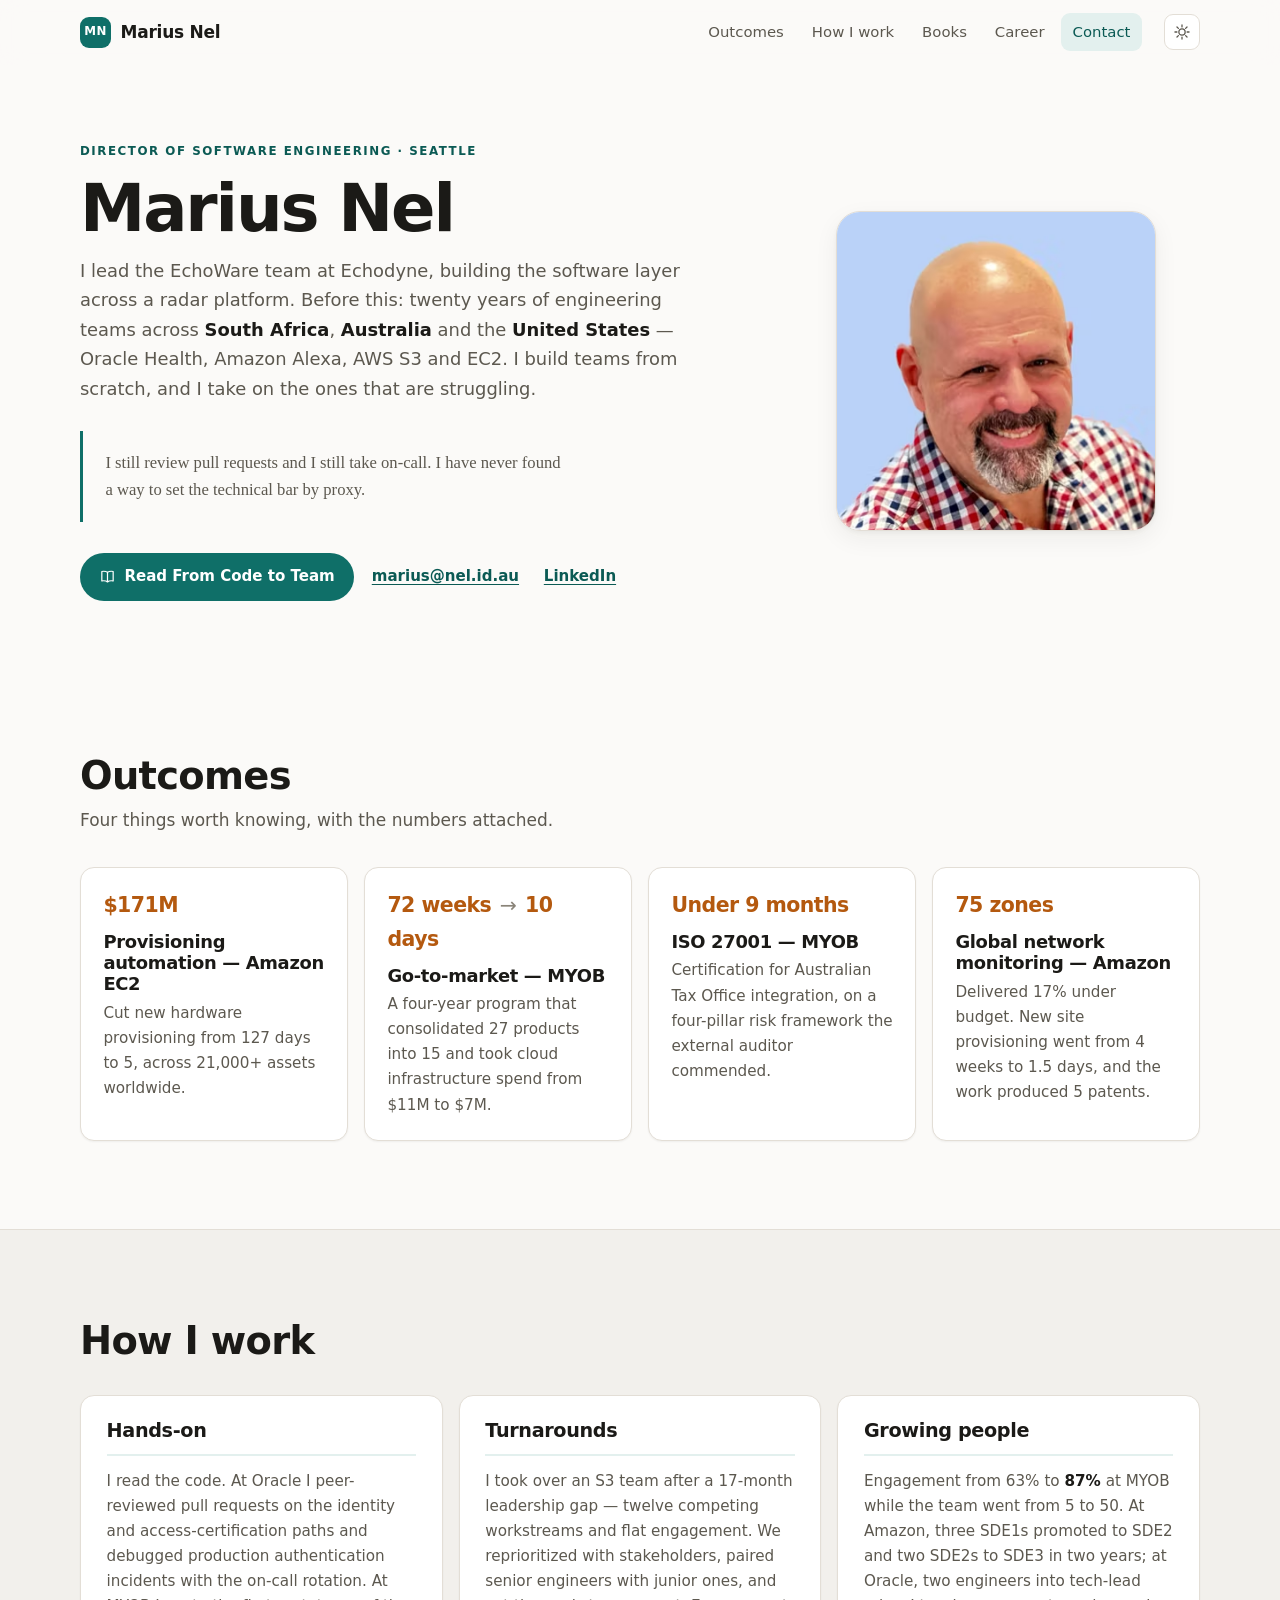
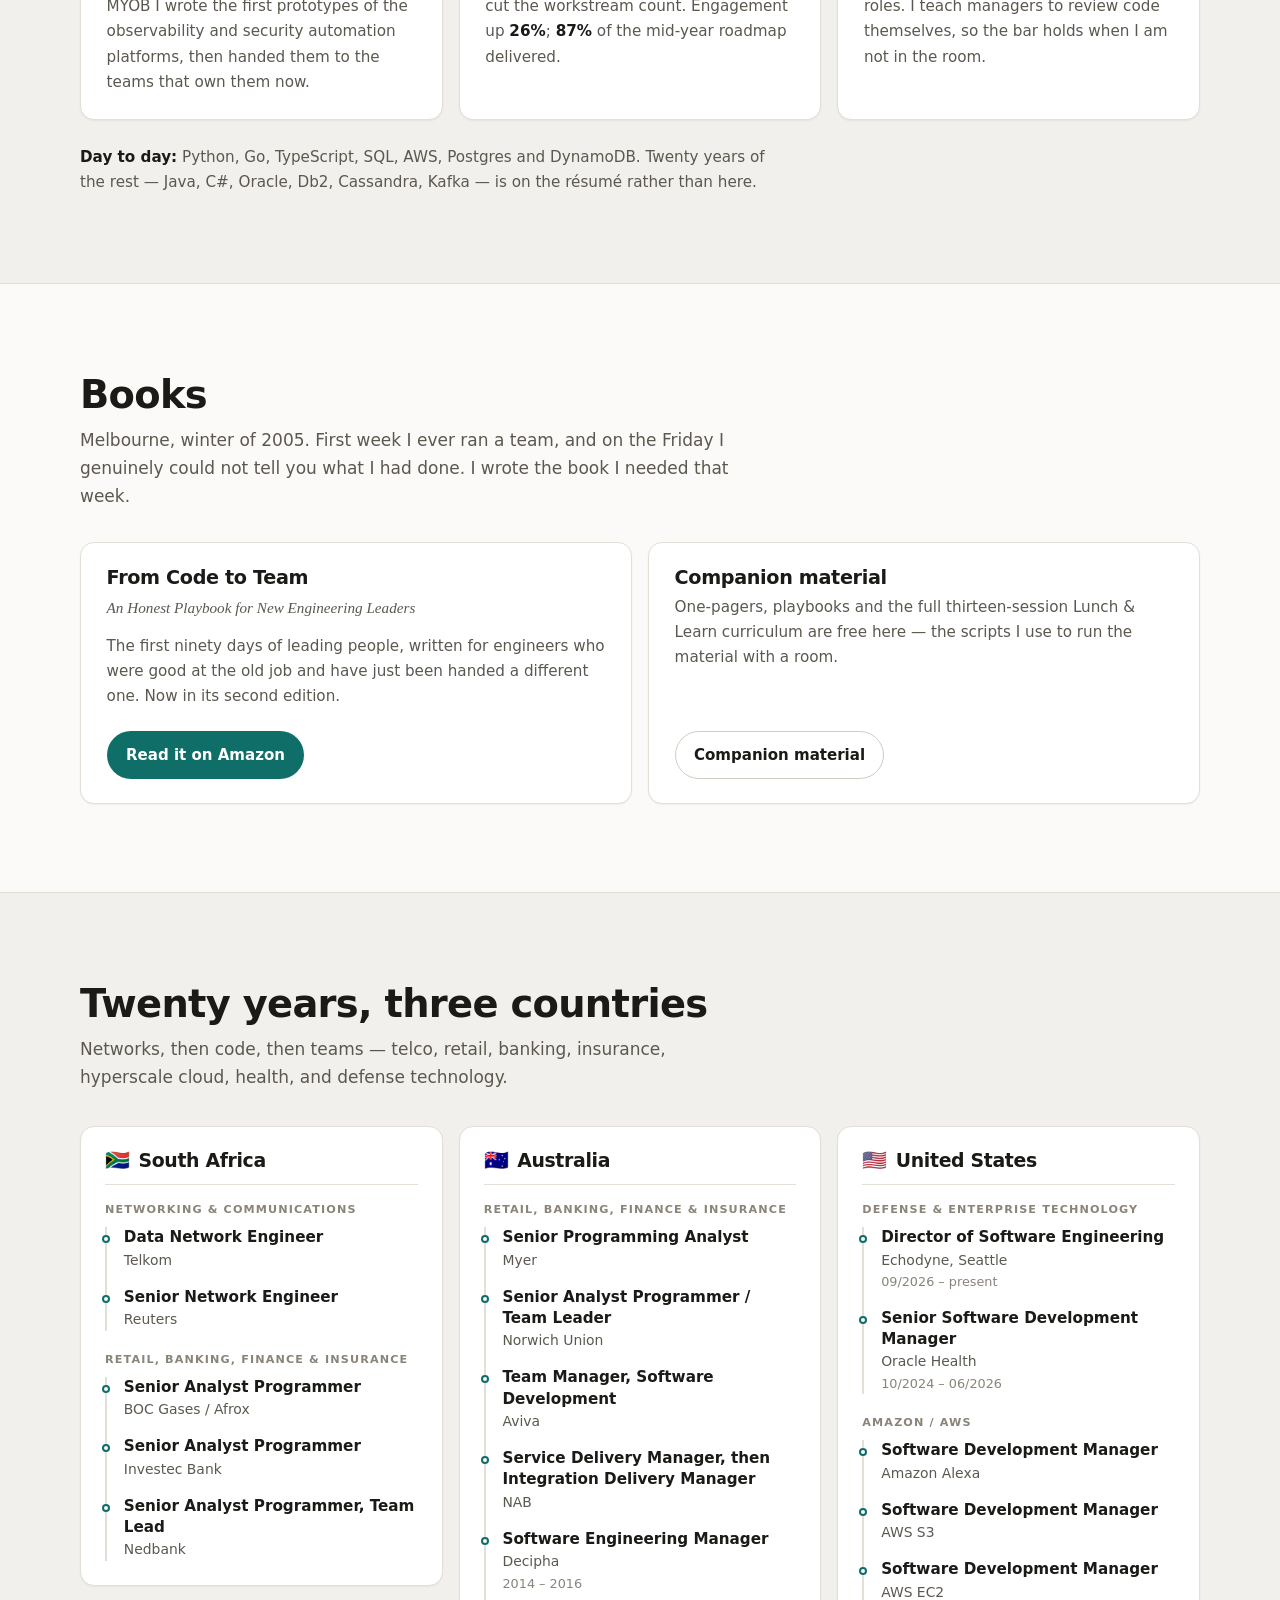
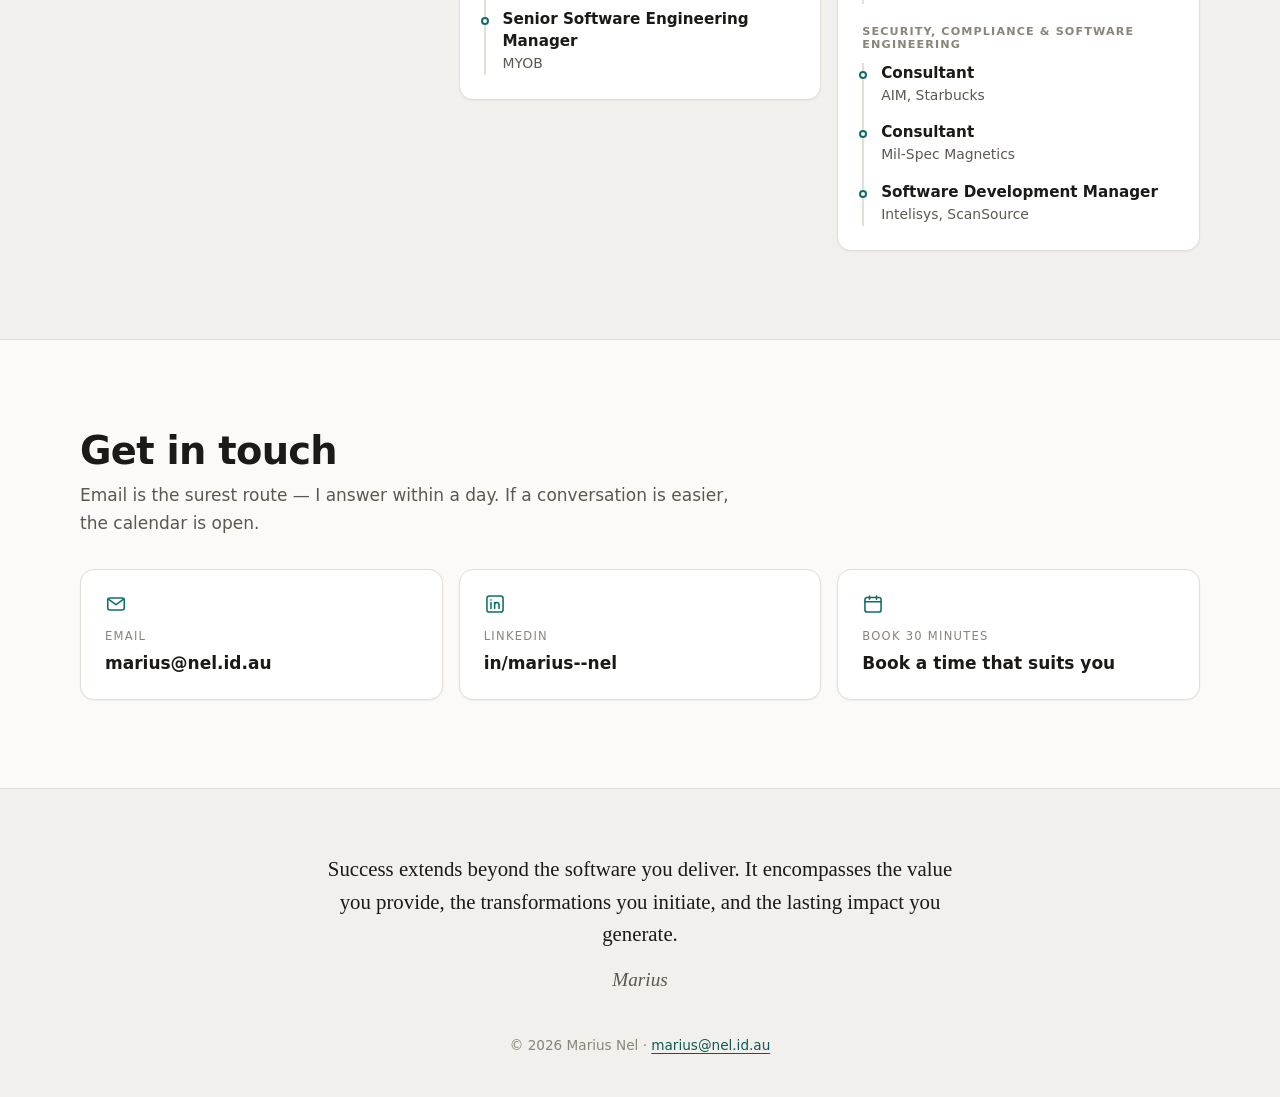
<file: index.html>
<!doctype html>
<html lang="en" data-theme="light">
<head>
<meta charset="utf-8">
<meta name="viewport" content="width=device-width, initial-scale=1">
<title>Marius Nel — Software Engineering Leader, Seattle</title>
<meta name="description" content="Engineering leader in Seattle. Twenty years building teams at Amazon, AWS, Oracle Health and MYOB. Author of From Code to Team, a playbook for new leads.">
<link rel="canonical" href="https://www.marius-nel.com/">

<meta property="og:type" content="profile">
<meta property="og:site_name" content="Marius Nel">
<meta property="og:locale" content="en_US">
<meta property="og:title" content="Marius Nel — Software Engineering Leader">
<meta property="og:description" content="Twenty years and three countries: Amazon, AWS, Oracle Health, MYOB. Now leading engineering at a radar company in Seattle. Still reviewing pull requests.">
<!-- 1200x630 card, not the portrait: LinkedIn and Slack crop to 1.91:1 and a
     1690x1792 portrait loses the face. -->
<meta property="og:image" content="https://www.marius-nel.com/assets/img/og-card.jpg">
<meta property="og:image:width" content="1200">
<meta property="og:image:height" content="630">
<meta property="og:image:alt" content="Marius Nel — Software Engineering Leader. South Africa, Australia, United States. Amazon, AWS, Oracle Health, MYOB.">
<meta property="og:url" content="https://www.marius-nel.com/">
<meta name="twitter:card" content="summary_large_image">
<meta name="twitter:image" content="https://www.marius-nel.com/assets/img/og-card.jpg">

<link rel="icon" href="assets/img/favicon.svg" type="image/svg+xml">
<link rel="apple-touch-icon" href="assets/img/marius-nel.jpg">
<link rel="stylesheet" href="assets/css/site.css">

<!-- Set the theme before first paint so there is no light-to-dark flash. -->
<script>
(function(){try{var t=localStorage.getItem("mn-theme")||(matchMedia("(prefers-color-scheme: dark)").matches?"dark":"light");document.documentElement.setAttribute("data-theme",t);}catch(e){}})();
</script>

<!-- jobTitle names the role, not the employer. No worksFor: the link preview is
     employer-free by decision (NEXAA-47, meta description B), and this would be
     the same disclosure. -->
<script type="application/ld+json">
{
  "@context": "https://schema.org",
  "@type": "Person",
  "name": "Marius Nel",
  "jobTitle": "Director of Software Engineering",
  "email": "mailto:marius@nel.id.au",
  "url": "https://www.marius-nel.com/",
  "image": "https://www.marius-nel.com/assets/img/marius-nel.jpg",
  "sameAs": ["https://www.linkedin.com/in/marius--nel/"],
  "knowsAbout": ["Software Engineering Management", "Cloud Infrastructure", "Service Delivery", "ISO 27001", "Team Building"],
  "alumniOf": [
    {"@type": "Organization", "name": "Amazon"},
    {"@type": "Organization", "name": "Amazon Web Services"},
    {"@type": "Organization", "name": "Oracle Health"},
    {"@type": "Organization", "name": "National Australia Bank"}
  ]
}
</script>
</head>
<body>

<a class="skip-link" href="#main">Skip to content</a>

<header class="site-header">
  <div class="wrap header-inner">
    <a class="brand" href="#top">
      <span class="brand-mark" aria-hidden="true">MN</span>
      <span class="brand-name">Marius Nel</span>
    </a>

    <nav class="nav" id="nav" aria-label="Primary">
      <a href="#outcomes">Outcomes</a>
      <a href="#how">How I work</a>
      <a href="#books">Books</a>
      <a href="#timeline">Career</a>
      <a href="#contact">Contact</a>
    </nav>

    <div class="header-actions">
      <button class="icon-btn" id="theme-toggle" type="button" aria-label="Switch to dark theme" aria-pressed="false">
        <svg class="i-sun" viewBox="0 0 24 24" width="18" height="18" aria-hidden="true"><circle cx="12" cy="12" r="4.2"/><g><path d="M12 2.6v2.6M12 18.8v2.6M2.6 12h2.6M18.8 12h2.6M5.3 5.3l1.9 1.9M16.8 16.8l1.9 1.9M18.7 5.3l-1.9 1.9M7.2 16.8l-1.9 1.9"/></g></svg>
        <svg class="i-moon" viewBox="0 0 24 24" width="18" height="18" aria-hidden="true"><path d="M20 14.4A8.6 8.6 0 1 1 9.6 4a7 7 0 0 0 10.4 10.4Z"/></svg>
      </button>
      <button class="icon-btn nav-toggle" id="nav-toggle" type="button" aria-label="Open menu" aria-expanded="false" aria-controls="nav">
        <svg viewBox="0 0 24 24" width="18" height="18" aria-hidden="true"><path d="M4 7h16M4 12h16M4 17h16"/></svg>
      </button>
    </div>
  </div>
</header>

<main id="main">

  <!-- ───────────────────────── Hero ───────────────────────── -->
  <section class="hero" id="top">
    <div class="wrap hero-grid">
      <div class="hero-copy">
        <p class="eyebrow">Director of Software Engineering · Seattle</p>
        <h1>Marius&nbsp;Nel</h1>
        <p class="lede">
          I lead the EchoWare team at Echodyne, building the software layer across a radar platform.
          Before this: twenty years of engineering teams across <strong>South Africa</strong>,
          <strong>Australia</strong> and the <strong>United States</strong> — Oracle Health, Amazon Alexa,
          AWS S3 and EC2. I build teams from scratch, and I take on the ones that are struggling.
        </p>

        <blockquote class="pull">
          <p>I still review pull requests and I still take on-call. I have never found a way to set the technical bar by proxy.</p>
        </blockquote>

        <div class="cta-row">
          <a class="btn btn-primary" href="https://www.amazon.com/dp/B0HG67BG7Z" target="_blank" rel="noopener">
            <svg viewBox="0 0 24 24" width="17" height="17" aria-hidden="true"><path d="M12 6.2C10.6 5 8.9 4.6 6.6 4.6c-1 0-1.9.1-2.6.3v13.4c.7-.2 1.6-.3 2.6-.3 2.3 0 4 .5 5.4 1.7M12 6.2c1.4-1.2 3.1-1.6 5.4-1.6 1 0 1.9.1 2.6.3v13.4c-.7-.2-1.6-.3-2.6-.3-2.3 0-4 .5-5.4 1.7M12 6.2v13.5"/></svg>
            Read From Code to Team
          </a>
          <a class="cta-link" href="mailto:marius@nel.id.au">marius@nel.id.au</a>
          <a class="cta-link" href="https://www.linkedin.com/in/marius--nel/" target="_blank" rel="noopener">LinkedIn</a>
        </div>
      </div>

      <figure class="hero-figure">
        <!-- Rendered at 180px (phone) / 320px (desktop) CSS px, so 360 and 640 cover 2x screens.
             The full 848x900 original stays for the JSON-LD image and apple-touch-icon. -->
        <picture>
          <source type="image/avif"
                  srcset="assets/img/marius-nel-360.avif 360w, assets/img/marius-nel-640.avif 640w"
                  sizes="(max-width: 860px) min(180px, 45vw), 320px">
          <img src="assets/img/marius-nel-640.jpg"
               srcset="assets/img/marius-nel-360.jpg 360w, assets/img/marius-nel-640.jpg 640w"
               sizes="(max-width: 860px) min(180px, 45vw), 320px"
               alt="Portrait of Marius Nel" width="640" height="679" fetchpriority="high" decoding="async">
        </picture>
      </figure>
    </div>
  </section>

  <!-- ───────────────────────── Outcomes ───────────────────────── -->
  <section class="section" id="outcomes" aria-labelledby="outcomes-h">
    <div class="wrap">
      <h2 id="outcomes-h">Outcomes</h2>
      <p class="section-lede">Four things worth knowing, with the numbers attached.</p>

      <ul class="cards" role="list">
        <li class="card">
          <p class="stat">$171M</p>
          <h3>Provisioning automation — Amazon EC2</h3>
          <p>Cut new hardware provisioning from 127 days to 5, across 21,000+ assets worldwide.</p>
        </li>
        <li class="card">
          <p class="stat">72 weeks <span class="arrow" aria-label="reduced to">→</span> 10 days</p>
          <h3>Go-to-market — MYOB</h3>
          <p>A four-year program that consolidated 27 products into 15 and took cloud infrastructure spend from $11M to $7M.</p>
        </li>
        <li class="card">
          <p class="stat">Under 9 months</p>
          <h3>ISO 27001 — MYOB</h3>
          <p>Certification for Australian Tax Office integration, on a four-pillar risk framework the external auditor commended.</p>
        </li>
        <li class="card">
          <p class="stat">75 zones</p>
          <h3>Global network monitoring — Amazon</h3>
          <p>Delivered 17% under budget. New site provisioning went from 4 weeks to 1.5 days, and the work produced 5 patents.</p>
        </li>
      </ul>
    </div>
  </section>

  <!-- ───────────────────────── How I work ───────────────────────── -->
  <!-- Fold condition (NEXAA-53): at 1280x800 cold load the pull quote and the
       book button must both be above the fold. If Books pushes them below it,
       this section is the one that goes — cut it before touching Books. -->
  <section class="section section-alt" id="how" aria-labelledby="how-h">
    <div class="wrap">
      <h2 id="how-h">How I work</h2>

      <div class="skill-grid">
        <article class="skill">
          <h3>Hands-on</h3>
          <p>I read the code. At Oracle I peer-reviewed pull requests on the identity and access-certification paths and debugged production authentication incidents with the on-call rotation. At MYOB I wrote the first prototypes of the observability and security automation platforms, then handed them to the teams that own them now.</p>
        </article>

        <article class="skill">
          <h3>Turnarounds</h3>
          <p>I took over an S3 team after a 17-month leadership gap — twelve competing workstreams and flat engagement. We reprioritized with stakeholders, paired senior engineers with junior ones, and cut the workstream count. Engagement up <strong>26%</strong>; <strong>87%</strong> of the mid-year roadmap delivered.</p>
        </article>

        <article class="skill">
          <h3>Growing people</h3>
          <p>Engagement from 63% to <strong>87%</strong> at MYOB while the team went from 5 to 50. At Amazon, three SDE1s promoted to SDE2 and two SDE2s to SDE3 in two years; at Oracle, two engineers into tech-lead roles. I teach managers to review code themselves, so the bar holds when I am not in the room.</p>
        </article>
      </div>

      <p class="tech-line"><strong>Day to day:</strong> Python, Go, TypeScript, SQL, AWS, Postgres and DynamoDB. Twenty years of the rest — Java, C#, Oracle, Db2, Cassandra, Kafka — is on the résumé rather than here.</p>
    </div>
  </section>

  <!-- ───────────────────────── Books ───────────────────────── -->
  <!-- Book 1 only: it is the one that is published (NEXAA-47). The companion
       material has its own page on this site at /books/ (NEXAA-114); the Notion
       sub-pages it links to stay on notion.site until phase 2 ports them. -->
  <section class="section" id="books" aria-labelledby="books-h">
    <div class="wrap">
      <h2 id="books-h">Books</h2>
      <p class="section-lede">Melbourne, winter of 2005. First week I ever ran a team, and on the Friday I genuinely could not tell you what I had done. I wrote the book I needed that week.</p>

      <div class="books-grid">
        <article class="book">
          <h3>From Code to Team</h3>
          <p class="book-sub">An Honest Playbook for New Engineering Leaders</p>
          <p>The first ninety days of leading people, written for engineers who were good at the old job and have just been handed a different one. Now in its second edition.</p>
          <a class="btn btn-primary" href="https://www.amazon.com/dp/B0HG67BG7Z" target="_blank" rel="noopener">Read it on Amazon</a>
        </article>

        <article class="book">
          <h3>Companion material</h3>
          <p>One-pagers, playbooks and the full thirteen-session Lunch &amp; Learn curriculum are free here — the scripts I use to run the material with a room.</p>
          <a class="btn btn-ghost" href="books/">Companion material</a>
        </article>
      </div>
    </div>
  </section>

  <!-- ─────────────────────── Career timeline ─────────────────────── -->
  <section class="section section-alt" id="timeline" aria-labelledby="timeline-h">
    <div class="wrap">
      <h2 id="timeline-h">Twenty years, three countries</h2>
      <p class="section-lede">Networks, then code, then teams — telco, retail, banking, insurance, hyperscale cloud, health, and defense technology.</p>

      <div class="timeline">

        <section class="era" aria-labelledby="era-za">
          <h3 class="era-title" id="era-za"><span class="flag" aria-hidden="true">🇿🇦</span> South Africa</h3>

          <div class="era-group">
            <h4>Networking &amp; Communications</h4>
            <ul role="list">
              <li><span class="role">Data Network Engineer</span><span class="org">Telkom</span></li>
              <li><span class="role">Senior Network Engineer</span><span class="org">Reuters</span></li>
            </ul>
          </div>

          <div class="era-group">
            <h4>Retail, Banking, Finance &amp; Insurance</h4>
            <ul role="list">
              <li><span class="role">Senior Analyst Programmer</span><span class="org">BOC Gases / Afrox</span></li>
              <li><span class="role">Senior Analyst Programmer</span><span class="org">Investec Bank</span></li>
              <li><span class="role">Senior Analyst Programmer, Team Lead</span><span class="org">Nedbank</span></li>
            </ul>
          </div>
        </section>

        <section class="era" aria-labelledby="era-au">
          <h3 class="era-title" id="era-au"><span class="flag" aria-hidden="true">🇦🇺</span> Australia</h3>

          <div class="era-group">
            <h4>Retail, Banking, Finance &amp; Insurance</h4>
            <ul role="list">
              <li><span class="role">Senior Programming Analyst</span><span class="org">Myer</span></li>
              <li><span class="role">Senior Analyst Programmer / Team Leader</span><span class="org">Norwich Union</span></li>
              <li><span class="role">Team Manager, Software Development</span><span class="org">Aviva</span></li>
              <li><span class="role">Service Delivery Manager, then Integration Delivery Manager</span><span class="org">NAB</span></li>
              <li><span class="role">Software Engineering Manager</span><span class="org">Decipha</span><span class="when">2014 – 2016</span></li>
              <li><span class="role">Senior Software Engineering Manager</span><span class="org">MYOB</span></li>
            </ul>
          </div>
        </section>

        <section class="era" aria-labelledby="era-us">
          <h3 class="era-title" id="era-us"><span class="flag" aria-hidden="true">🇺🇸</span> United States</h3>

          <!-- Current role leads the section, dated. The gap between Oracle
               Health and Echodyne is deliberate: no entry covers it (NEXAA-47). -->
          <div class="era-group">
            <h4>Defense &amp; Enterprise Technology</h4>
            <ul role="list">
              <li><span class="role">Director of Software Engineering</span><span class="org">Echodyne, Seattle</span><span class="when">09/2026 – present</span></li>
              <li><span class="role">Senior Software Development Manager</span><span class="org">Oracle Health</span><span class="when">10/2024 – 06/2026</span></li>
            </ul>
          </div>

          <div class="era-group">
            <h4>Amazon / AWS</h4>
            <ul role="list">
              <li><span class="role">Software Development Manager</span><span class="org">Amazon Alexa</span></li>
              <li><span class="role">Software Development Manager</span><span class="org">AWS S3</span></li>
              <li><span class="role">Software Development Manager</span><span class="org">AWS EC2</span></li>
            </ul>
          </div>

          <div class="era-group">
            <h4>Security, Compliance &amp; Software Engineering</h4>
            <ul role="list">
              <li><span class="role">Consultant</span><span class="org">AIM, Starbucks</span></li>
              <li><span class="role">Consultant</span><span class="org">Mil-Spec Magnetics</span></li>
              <li><span class="role">Software Development Manager</span><span class="org">Intelisys, ScanSource</span></li>
            </ul>
          </div>
        </section>

      </div>
    </div>
  </section>

  <!-- ───────────────────────── Contact ───────────────────────── -->
  <section class="section" id="contact" aria-labelledby="contact-h">
    <div class="wrap">
      <h2 id="contact-h">Get in touch</h2>
      <p class="section-lede">Email is the surest route — I answer within a day. If a conversation is easier, the calendar is open.</p>

      <div class="contact-grid">
        <a class="contact-card" href="mailto:marius@nel.id.au">
          <svg viewBox="0 0 24 24" width="22" height="22" aria-hidden="true"><rect x="3" y="5.4" width="18" height="13.2" rx="2.2"/><path d="m3.6 6.6 8.4 6 8.4-6"/></svg>
          <span class="contact-label">Email</span>
          <span class="contact-value">marius@nel.id.au</span>
        </a>

        <a class="contact-card" href="https://www.linkedin.com/in/marius--nel/" target="_blank" rel="noopener">
          <svg viewBox="0 0 24 24" width="22" height="22" aria-hidden="true"><rect x="3.2" y="3.2" width="17.6" height="17.6" rx="2.6"/><path d="M7.6 10.4v6.4M7.6 7.5v.05M11.6 16.8v-6.4M11.6 13.1c0-1.6 1-2.7 2.4-2.7s2.4 1 2.4 2.7v3.7"/></svg>
          <span class="contact-label">LinkedIn</span>
          <span class="contact-value">in/marius--nel</span>
        </a>

        <a class="contact-card" href="https://calendar.notion.so/meet/mariusnel/meet" target="_blank" rel="noopener">
          <svg viewBox="0 0 24 24" width="22" height="22" aria-hidden="true"><rect x="3.2" y="5" width="17.6" height="15.8" rx="2.4"/><path d="M3.2 9.6h17.6M8.2 3.2v3.6M15.8 3.2v3.6"/></svg>
          <span class="contact-label">Book 30 minutes</span>
          <span class="contact-value">Book a time that suits you</span>
        </a>
      </div>
    </div>
  </section>

</main>

<footer class="site-footer">
  <div class="wrap">
    <blockquote class="signoff">
      <p>Success extends beyond the software you deliver. It encompasses the value you provide, the transformations you initiate, and the lasting impact you generate.</p>
      <footer class="signature">Marius</footer>
    </blockquote>
    <p class="colophon">© <span id="year">2026</span> Marius Nel · <a href="mailto:marius@nel.id.au">marius@nel.id.au</a></p>
  </div>
</footer>

<script src="assets/js/site.js"></script>
</body>
</html>
</file>
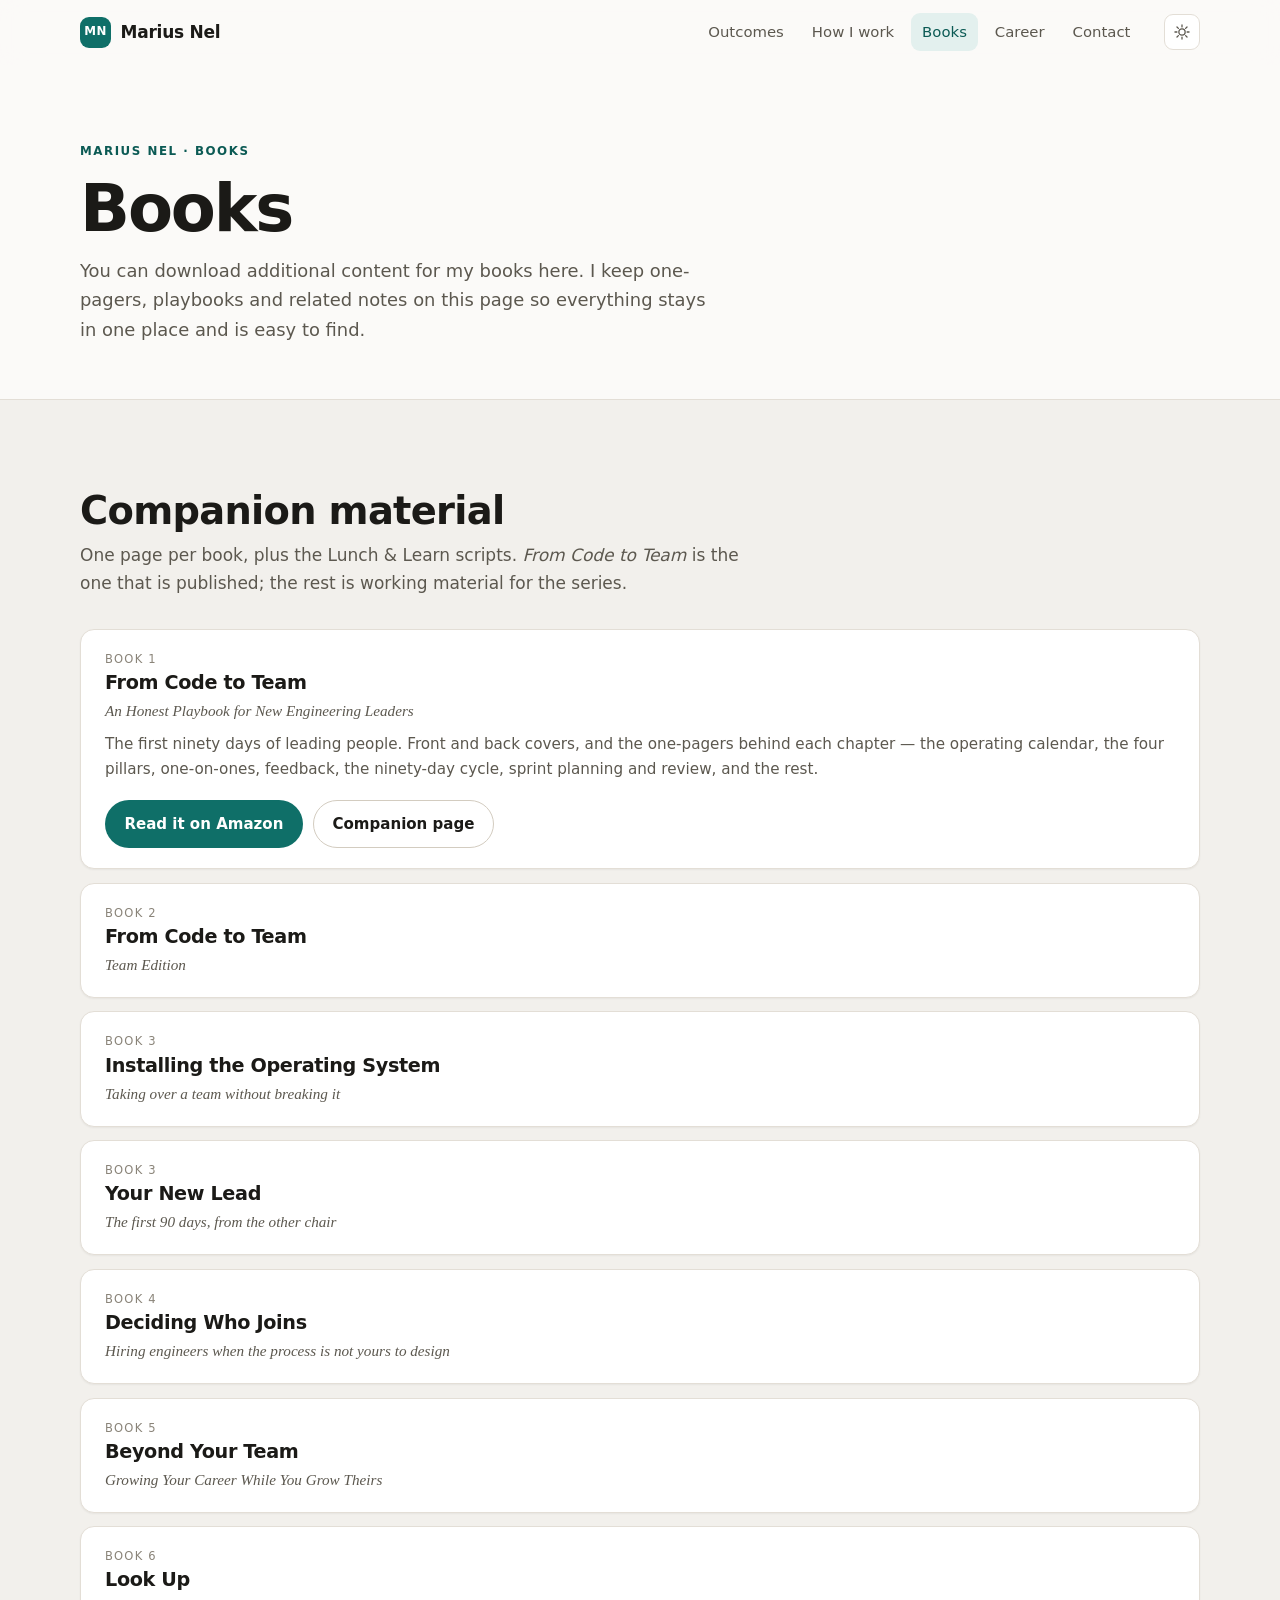
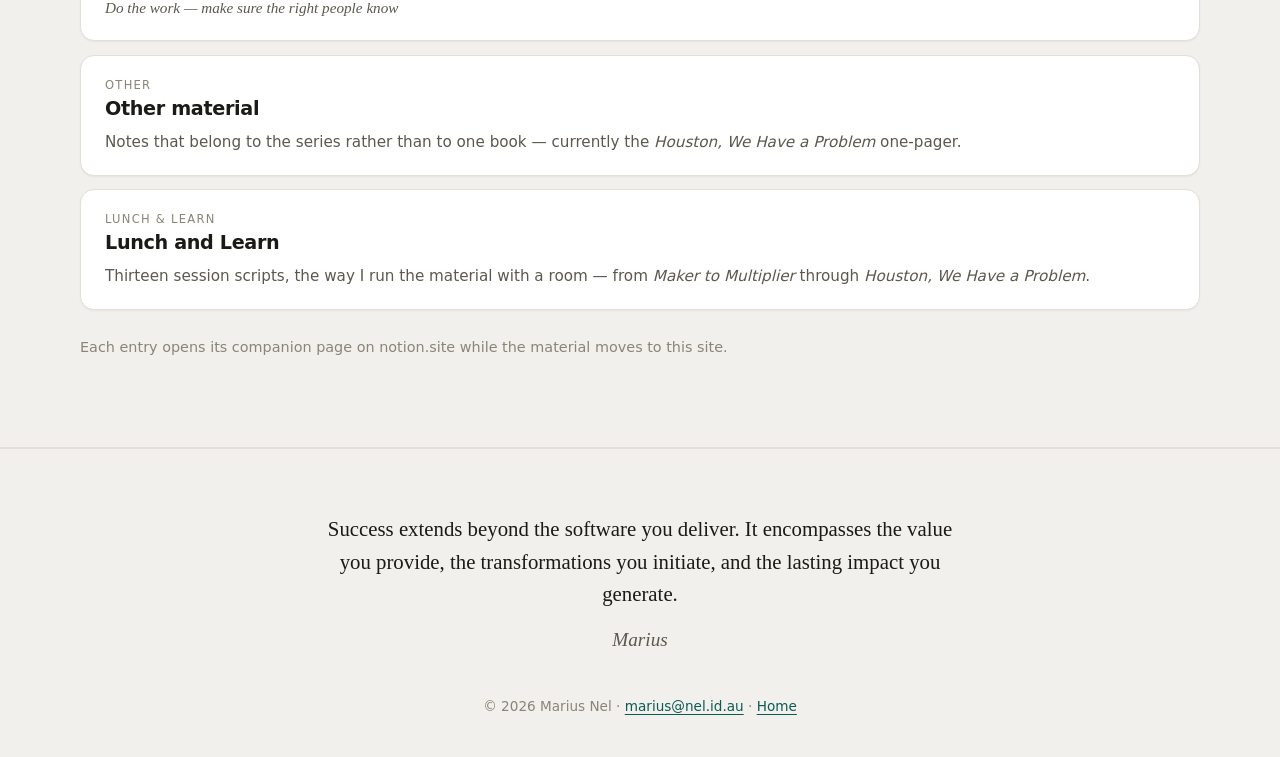
<file: books/index.html>
<!doctype html>
<html lang="en" data-theme="light">
<head>
<meta charset="utf-8">
<meta name="viewport" content="width=device-width, initial-scale=1">
<title>Books by Marius Nel — From Code to Team and companion material</title>
<meta name="description" content="Companion material for From Code to Team by Marius Nel: one-pagers, playbooks and the thirteen-session Lunch & Learn curriculum, free to download.">
<link rel="canonical" href="https://www.marius-nel.com/books/">

<meta property="og:type" content="website">
<meta property="og:site_name" content="Marius Nel">
<meta property="og:locale" content="en_US">
<meta property="og:title" content="Books by Marius Nel — From Code to Team">
<meta property="og:description" content="One-pagers, playbooks and the thirteen-session Lunch & Learn curriculum that go with From Code to Team, an honest playbook for new engineering leaders.">
<meta property="og:image" content="https://www.marius-nel.com/assets/img/og-card.jpg">
<meta property="og:image:width" content="1200">
<meta property="og:image:height" content="630">
<meta property="og:image:alt" content="Marius Nel — Software Engineering Leader. South Africa, Australia, United States. Amazon, AWS, Oracle Health, MYOB.">
<meta property="og:url" content="https://www.marius-nel.com/books/">
<meta name="twitter:card" content="summary_large_image">
<meta name="twitter:image" content="https://www.marius-nel.com/assets/img/og-card.jpg">

<link rel="icon" href="../assets/img/favicon.svg" type="image/svg+xml">
<link rel="apple-touch-icon" href="../assets/img/marius-nel.jpg">
<link rel="stylesheet" href="../assets/css/site.css">

<!-- Set the theme before first paint so there is no light-to-dark flash. -->
<script>
(function(){try{var t=localStorage.getItem("mn-theme")||(matchMedia("(prefers-color-scheme: dark)").matches?"dark":"light");document.documentElement.setAttribute("data-theme",t);}catch(e){}})();
</script>

<!-- Book 1 only: it is the one that is published (NEXAA-47). -->
<script type="application/ld+json">
{
  "@context": "https://schema.org",
  "@type": "Book",
  "name": "From Code to Team — An Honest Playbook for New Engineering Leaders",
  "bookEdition": "Second edition",
  "url": "https://www.amazon.com/dp/B0HG67BG7Z",
  "author": {
    "@type": "Person",
    "name": "Marius Nel",
    "url": "https://www.marius-nel.com/"
  }
}
</script>
</head>
<body>

<a class="skip-link" href="#main">Skip to content</a>

<header class="site-header">
  <div class="wrap header-inner">
    <a class="brand" href="../">
      <span class="brand-mark" aria-hidden="true">MN</span>
      <span class="brand-name">Marius Nel</span>
    </a>

    <nav class="nav" id="nav" aria-label="Primary">
      <a href="../#outcomes">Outcomes</a>
      <a href="../#how">How I work</a>
      <a href="./" class="is-active" aria-current="page">Books</a>
      <a href="../#timeline">Career</a>
      <a href="../#contact">Contact</a>
    </nav>

    <div class="header-actions">
      <button class="icon-btn" id="theme-toggle" type="button" aria-label="Switch to dark theme" aria-pressed="false">
        <svg class="i-sun" viewBox="0 0 24 24" width="18" height="18" aria-hidden="true"><circle cx="12" cy="12" r="4.2"/><g><path d="M12 2.6v2.6M12 18.8v2.6M2.6 12h2.6M18.8 12h2.6M5.3 5.3l1.9 1.9M16.8 16.8l1.9 1.9M18.7 5.3l-1.9 1.9M7.2 16.8l-1.9 1.9"/></g></svg>
        <svg class="i-moon" viewBox="0 0 24 24" width="18" height="18" aria-hidden="true"><path d="M20 14.4A8.6 8.6 0 1 1 9.6 4a7 7 0 0 0 10.4 10.4Z"/></svg>
      </button>
      <button class="icon-btn nav-toggle" id="nav-toggle" type="button" aria-label="Open menu" aria-expanded="false" aria-controls="nav">
        <svg viewBox="0 0 24 24" width="18" height="18" aria-hidden="true"><path d="M4 7h16M4 12h16M4 17h16"/></svg>
      </button>
    </div>
  </div>
</header>

<main id="main">

  <!-- ───────────────────────── Books index ───────────────────────── -->
  <!-- Phase 1 (NEXAA-114): the index lives here; each entry still opens its
       Notion sub-page at nel-id-au.notion.site until phase 2 ports the
       attachments into this repo under /books/<slug>/. The order, numbering and
       titles are carried from Notion as-is — including the two "Book 3"s, which
       are flagged to Marius rather than renumbered here. -->
  <section class="hero books-hero" id="top">
    <div class="wrap">
      <p class="eyebrow">Marius Nel · Books</p>
      <h1>Books</h1>
      <p class="lede">You can download additional content for my books here. I keep one-pagers, playbooks and related notes on this page so everything stays in one place and is easy to find.</p>
    </div>
  </section>

  <section class="section section-alt" id="companion" aria-labelledby="companion-h">
    <div class="wrap">
      <h2 id="companion-h">Companion material</h2>
      <p class="section-lede">One page per book, plus the Lunch &amp; Learn scripts. <em>From Code to Team</em> is the one that is published; the rest is working material for the series.</p>

      <ol class="book-list" role="list">
        <li class="book-entry">
          <p class="book-num">Book 1</p>
          <h3><a href="https://nel-id-au.notion.site/3c5a3189063f80a09fb7de405943c5dc" rel="noopener">From Code to Team</a></h3>
          <p class="book-sub">An Honest Playbook for New Engineering Leaders</p>
          <p>The first ninety days of leading people. Front and back covers, and the one-pagers behind each chapter — the operating calendar, the four pillars, one-on-ones, feedback, the ninety-day cycle, sprint planning and review, and the rest.</p>
          <p class="book-links">
            <a class="btn btn-primary" href="https://www.amazon.com/dp/B0HG67BG7Z" target="_blank" rel="noopener">Read it on Amazon</a>
            <a class="btn btn-ghost" href="https://nel-id-au.notion.site/3c5a3189063f80a09fb7de405943c5dc" rel="noopener">Companion page</a>
          </p>
        </li>

        <li class="book-entry">
          <p class="book-num">Book 2</p>
          <h3><a href="https://nel-id-au.notion.site/3cda3189063f80089ce2d3f88f93b71a" rel="noopener">From Code to Team</a></h3>
          <p class="book-sub">Team Edition</p>
        </li>

        <li class="book-entry">
          <p class="book-num">Book 3</p>
          <h3><a href="https://nel-id-au.notion.site/3cba3189063f80f2b232cecd016c0fbe" rel="noopener">Installing the Operating System</a></h3>
          <p class="book-sub">Taking over a team without breaking it</p>
        </li>

        <li class="book-entry">
          <p class="book-num">Book 3</p>
          <h3><a href="https://nel-id-au.notion.site/3d4a3189063f80e58955e7682870e213" rel="noopener">Your New Lead</a></h3>
          <p class="book-sub">The first 90 days, from the other chair</p>
        </li>

        <li class="book-entry">
          <p class="book-num">Book 4</p>
          <h3><a href="https://nel-id-au.notion.site/3cca3189063f80b1adaad77a268e1f5e" rel="noopener">Deciding Who Joins</a></h3>
          <p class="book-sub">Hiring engineers when the process is not yours to design</p>
        </li>

        <li class="book-entry">
          <p class="book-num">Book 5</p>
          <h3><a href="https://nel-id-au.notion.site/3cda3189063f8060b949cbe07a252807" rel="noopener">Beyond Your Team</a></h3>
          <p class="book-sub">Growing Your Career While You Grow Theirs</p>
        </li>

        <li class="book-entry">
          <p class="book-num">Book 6</p>
          <h3><a href="https://nel-id-au.notion.site/3cea3189063f80f7a609d5fed0ad3a89" rel="noopener">Look Up</a></h3>
          <p class="book-sub">Do the work — make sure the right people know</p>
        </li>

        <li class="book-entry">
          <p class="book-num">Other</p>
          <h3><a href="https://nel-id-au.notion.site/3cca3189063f8033b371e690ea1cd357" rel="noopener">Other material</a></h3>
          <p>Notes that belong to the series rather than to one book — currently the <em>Houston, We Have a Problem</em> one-pager.</p>
        </li>

        <li class="book-entry">
          <p class="book-num">Lunch &amp; Learn</p>
          <h3><a href="https://nel-id-au.notion.site/3dda3189063f80d4afc7f2d596004017" rel="noopener">Lunch and Learn</a></h3>
          <p>Thirteen session scripts, the way I run the material with a room — from <em>Maker to Multiplier</em> through <em>Houston, We Have a Problem</em>.</p>
        </li>
      </ol>

      <p class="book-note">Each entry opens its companion page on notion.site while the material moves to this site.</p>
    </div>
  </section>

</main>

<footer class="site-footer">
  <div class="wrap">
    <blockquote class="signoff">
      <p>Success extends beyond the software you deliver. It encompasses the value you provide, the transformations you initiate, and the lasting impact you generate.</p>
      <footer class="signature">Marius</footer>
    </blockquote>
    <p class="colophon">© <span id="year">2026</span> Marius Nel · <a href="mailto:marius@nel.id.au">marius@nel.id.au</a> · <a href="../">Home</a></p>
  </div>
</footer>

<script src="../assets/js/site.js"></script>
</body>
</html>
</file>
<file: assets/css/site.css>
/* ============================================================
   Marius Nel — site styles
   Light-first, dark theme via [data-theme="dark"]. No build step.
   ============================================================ */

:root {
  --bg:          #fbfaf8;
  --bg-alt:      #f2f0ec;
  --surface:     #ffffff;
  --border:      #e3ded6;
  --border-firm: #d3ccc0;

  --text:        #1b1a17;
  --text-muted:  #5c584f;
  --text-faint:  #8a8479;

  --accent:      #0f6f68;
  --accent-soft: #e3f0ee;
  --accent-text: #0b5a54;
  --warm:        #b4590f;

  --shadow-sm: 0 1px 2px rgba(27, 26, 23, .05);
  --shadow-md: 0 2px 4px rgba(27, 26, 23, .04), 0 8px 24px rgba(27, 26, 23, .06);

  --radius:    14px;
  --radius-sm: 9px;

  --wrap: 1120px;
  --sans: ui-sans-serif, system-ui, -apple-system, "Segoe UI", Inter, Roboto, "Helvetica Neue", Arial, sans-serif;
  --serif: ui-serif, Georgia, "Iowan Old Style", "Times New Roman", serif;
}

[data-theme="dark"] {
  --bg:          #12141a;
  --bg-alt:      #171a21;
  --surface:     #1b1f27;
  --border:      #2a2f39;
  --border-firm: #3a4150;

  --text:        #eceef2;
  --text-muted:  #a8afbc;
  --text-faint:  #7d8492;

  --accent:      #4fbdb0;
  --accent-soft: #143733;
  --accent-text: #7ad3c7;
  --warm:        #e0a45f;

  --shadow-sm: 0 1px 2px rgba(0, 0, 0, .3);
  --shadow-md: 0 2px 4px rgba(0, 0, 0, .25), 0 8px 24px rgba(0, 0, 0, .3);
}

/* ---------- base ---------- */

*, *::before, *::after { box-sizing: border-box; }

html { scroll-behavior: smooth; scroll-padding-top: 84px; -webkit-text-size-adjust: 100%; }

body {
  margin: 0;
  background: var(--bg);
  color: var(--text);
  font-family: var(--sans);
  font-size: 17px;
  line-height: 1.65;
  -webkit-font-smoothing: antialiased;
}

img { max-width: 100%; height: auto; display: block; }

a { color: var(--accent-text); text-underline-offset: 3px; }
a:hover { color: var(--text); }

h1, h2, h3, h4 { line-height: 1.18; letter-spacing: -0.018em; margin: 0 0 .5rem; }
h1 { font-size: clamp(2.6rem, 6vw, 4.1rem); font-weight: 700; letter-spacing: -0.032em; }
h2 { font-size: clamp(1.7rem, 3.4vw, 2.4rem); font-weight: 650; }
h3 { font-size: 1.12rem; font-weight: 640; }
h4 { font-size: .8rem; font-weight: 640; }
p  { margin: 0 0 1rem; }

svg { fill: none; stroke: currentColor; stroke-width: 1.7; stroke-linecap: round; stroke-linejoin: round; }

:focus-visible {
  outline: 2.5px solid var(--accent);
  outline-offset: 3px;
  border-radius: 4px;
}

.wrap { width: min(100% - 2.5rem, var(--wrap)); margin-inline: auto; }

.skip-link {
  position: absolute; left: -9999px; top: 0; z-index: 100;
  background: var(--accent); color: #fff; padding: .7rem 1.1rem;
  border-radius: 0 0 var(--radius-sm) 0; font-weight: 600; text-decoration: none;
}
.skip-link:focus { left: 0; color: #fff; }

.eyebrow {
  font-size: .74rem; font-weight: 680; letter-spacing: .13em; text-transform: uppercase;
  color: var(--accent-text); margin: 0 0 .55rem;
}

/* ---------- header ---------- */

.site-header {
  position: sticky; top: 0; z-index: 50;
  background: color-mix(in srgb, var(--bg) 86%, transparent);
  backdrop-filter: saturate(160%) blur(12px);
  border-bottom: 1px solid transparent;
  transition: border-color .2s ease, box-shadow .2s ease;
}
.site-header.is-stuck { border-bottom-color: var(--border); box-shadow: var(--shadow-sm); }

.header-inner { display: flex; align-items: center; gap: 1rem; min-height: 64px; }

.brand { display: inline-flex; align-items: center; gap: .6rem; text-decoration: none; color: var(--text); font-weight: 650; }
.brand-mark {
  display: grid; place-items: center; width: 31px; height: 31px; border-radius: 9px;
  background: var(--accent); color: #fff; font-size: .74rem; letter-spacing: .04em; font-weight: 700;
}
.brand-name { letter-spacing: -0.015em; }

.nav { margin-left: auto; display: flex; gap: .35rem; }
.nav a {
  padding: .45rem .7rem; border-radius: var(--radius-sm);
  color: var(--text-muted); text-decoration: none; font-size: .93rem; font-weight: 520;
  transition: background .15s ease, color .15s ease;
}
.nav a:hover { background: var(--bg-alt); color: var(--text); }
.nav a.is-active { color: var(--accent-text); background: var(--accent-soft); }

.header-actions { display: flex; gap: .4rem; margin-left: .4rem; }

.icon-btn {
  display: grid; place-items: center; width: 36px; height: 36px;
  border: 1px solid var(--border); border-radius: var(--radius-sm);
  background: var(--surface); color: var(--text-muted); cursor: pointer;
  transition: color .15s ease, border-color .15s ease;
}
.icon-btn:hover { color: var(--text); border-color: var(--border-firm); }

.i-moon { display: none; }
[data-theme="dark"] .i-sun  { display: none; }
[data-theme="dark"] .i-moon { display: block; }

.nav-toggle { display: none; }

/* ---------- hero ---------- */

.hero { padding: clamp(2.5rem, 6vw, 5rem) 0 clamp(2.5rem, 5vw, 4rem); }

.hero-grid {
  display: grid; grid-template-columns: minmax(0, 1.35fr) minmax(0, .85fr);
  gap: clamp(2rem, 5vw, 4rem); align-items: center;
}

.lede { font-size: 1.12rem; color: var(--text-muted); max-width: 56ch; }
.lede strong { color: var(--text); font-weight: 620; }

.pull {
  margin: 1.7rem 0 0; padding: 1.15rem 0 1.15rem 1.4rem;
  border-left: 3px solid var(--accent);
  font-family: var(--serif); font-size: 1.04rem; color: var(--text-muted);
  max-width: 58ch;
}
.pull p:last-child { margin-bottom: 0; }

.cta-row { display: flex; flex-wrap: wrap; gap: .65rem; margin-top: 1.9rem; }

.btn {
  display: inline-flex; align-items: center; gap: .5rem;
  padding: .68rem 1.15rem; border-radius: 999px;
  font-size: .94rem; font-weight: 580; text-decoration: none;
  border: 1px solid transparent; transition: transform .12s ease, background .15s ease, border-color .15s ease;
}
.btn:active { transform: translateY(1px); }
.btn-primary { background: var(--accent); color: #fff; }
.btn-primary:hover { background: var(--accent-text); color: #fff; }
[data-theme="dark"] .btn-primary { color: #0d1114; }
[data-theme="dark"] .btn-primary:hover { color: #0d1114; }
.btn-ghost { background: var(--surface); border-color: var(--border-firm); color: var(--text); }
.btn-ghost:hover { background: var(--bg-alt); color: var(--text); }

/* One primary action; email and LinkedIn sit beside it as plain links so
   there is only one button competing for the eye. */
.cta-link {
  display: inline-flex; align-items: center; padding: .68rem .45rem;
  font-size: .94rem; font-weight: 580; color: var(--accent-text);
}
.cta-link:hover { color: var(--text); }

.hero-figure { margin: 0; justify-self: center; }
.hero-figure img {
  width: min(320px, 72vw); aspect-ratio: 1; object-fit: cover; object-position: 50% 22%;
  border-radius: 24px; border: 1px solid var(--border); box-shadow: var(--shadow-md);
}

/* ---------- sections ---------- */

.section { padding: clamp(3rem, 7vw, 5.5rem) 0; }
.section-alt { background: var(--bg-alt); border-block: 1px solid var(--border); }
.section-lede { color: var(--text-muted); max-width: 62ch; margin-top: .35rem; }

/* ---------- highlight cards ---------- */

/* Four cards: 2 + 2 on a laptop, one row of four on a wide screen. Never 3 + 1. */
.cards {
  list-style: none; padding: 0; margin: 2rem 0 0;
  display: grid; gap: 1rem;
  grid-template-columns: repeat(auto-fit, minmax(265px, 1fr));
}
@media (min-width: 700px) {
  .cards { grid-template-columns: repeat(2, 1fr); }
}
@media (min-width: 1100px) {
  .cards { grid-template-columns: repeat(4, 1fr); }
}

.card {
  background: var(--surface); border: 1px solid var(--border); border-radius: var(--radius);
  padding: 1.35rem 1.4rem 1.4rem; box-shadow: var(--shadow-sm);
  transition: border-color .18s ease, box-shadow .18s ease, transform .18s ease;
}
.card:hover { border-color: var(--border-firm); box-shadow: var(--shadow-md); transform: translateY(-2px); }

.card .stat {
  font-size: 1.28rem; font-weight: 700; letter-spacing: -0.026em;
  color: var(--warm); margin: 0 0 .5rem;
}
.card .arrow { color: var(--text-faint); font-weight: 400; padding: 0 .1em; }
.card h3 { margin-bottom: .4rem; }
.card p:last-child { margin: 0; color: var(--text-muted); font-size: .95rem; }
.card strong { color: var(--text); font-weight: 640; }

/* ---------- timeline ---------- */

/* align-items: start — the eras differ a lot in length; stretching leaves dead space. */
.timeline {
  display: grid; gap: 1rem; margin-top: 2.2rem; align-items: start;
  grid-template-columns: repeat(auto-fit, minmax(290px, 1fr));
}

.era {
  background: var(--surface); border: 1px solid var(--border); border-radius: var(--radius);
  padding: 1.4rem 1.5rem 1.5rem; box-shadow: var(--shadow-sm);
}
.era-title {
  display: flex; align-items: center; gap: .55rem;
  font-size: 1.18rem; font-weight: 660; margin: 0 0 1.1rem;
  padding-bottom: .8rem; border-bottom: 1px solid var(--border);
}
.flag { font-size: 1.25rem; line-height: 1; }

.era-group + .era-group { margin-top: 1.35rem; }
.era-group h4 {
  text-transform: uppercase; letter-spacing: .1em; font-size: .7rem;
  color: var(--text-faint); margin: 0 0 .7rem;
}

.era-group ul {
  list-style: none; margin: 0; padding: 0 0 0 1.05rem;
  border-left: 2px solid var(--border);
}
.era-group li { position: relative; padding: 0 0 .95rem; }
.era-group li:last-child { padding-bottom: 0; }
.era-group li::before {
  content: ""; position: absolute; left: calc(-1.05rem - 5px); top: .5rem;
  width: 8px; height: 8px; border-radius: 50%;
  background: var(--bg); border: 2px solid var(--accent);
}
.era .role { display: block; font-weight: 580; font-size: .95rem; line-height: 1.4; }
.era .org  { display: block; font-size: .87rem; color: var(--text-muted); }
.era .when { display: block; font-size: .8rem; color: var(--text-faint); font-variant-numeric: tabular-nums; }

/* ---------- skills ---------- */

.skill-grid {
  display: grid; gap: 1rem; margin-top: 2rem;
  grid-template-columns: repeat(auto-fit, minmax(300px, 1fr));
}
.skill {
  background: var(--surface); border: 1px solid var(--border); border-radius: var(--radius);
  padding: 1.5rem 1.6rem; box-shadow: var(--shadow-sm);
}
.skill h3 {
  font-size: 1.2rem; margin-bottom: .8rem; padding-bottom: .7rem;
  border-bottom: 2px solid var(--accent-soft);
}
.skill p { font-size: .95rem; color: var(--text-muted); }
.skill p:last-child { margin-bottom: 0; }
.skill strong { color: var(--text); font-weight: 640; }

/* The one technology line that replaced the seven-block inventory. */
.tech-line { margin: 1.6rem 0 0; max-width: 72ch; font-size: .95rem; color: var(--text-muted); }
.tech-line strong { color: var(--text); font-weight: 640; }

/* ---------- books ---------- */

.books-grid {
  display: grid; gap: 1rem; margin-top: 2rem;
  grid-template-columns: repeat(auto-fit, minmax(300px, 1fr));
}
.book {
  display: flex; flex-direction: column; gap: .35rem;
  background: var(--surface); border: 1px solid var(--border); border-radius: var(--radius);
  padding: 1.5rem 1.6rem; box-shadow: var(--shadow-sm);
}
.book h3 { font-size: 1.2rem; margin: 0; }
.book .book-sub { font-family: var(--serif); font-style: italic; color: var(--text-muted); margin: 0 0 .5rem; }
.book p { font-size: .95rem; color: var(--text-muted); }
.book .btn { align-self: flex-start; margin-top: auto; }

/* /books/ index — one row per Notion sub-page, readable as a plain list. */
.books-hero { padding-bottom: clamp(1.5rem, 3vw, 2.5rem); }
.book-list { list-style: none; margin: 2rem 0 0; padding: 0; display: grid; gap: .85rem; }
.book-entry {
  display: grid; gap: .2rem;
  background: var(--surface); border: 1px solid var(--border); border-radius: var(--radius);
  padding: 1.25rem 1.5rem; box-shadow: var(--shadow-sm);
}
.book-entry .book-num { margin: 0; font-size: .72rem; text-transform: uppercase; letter-spacing: .11em; color: var(--text-faint); }
.book-entry h3 { font-size: 1.2rem; margin: 0; }
.book-entry h3 a { color: var(--text); text-decoration: none; }
.book-entry h3 a:hover { color: var(--accent-text); text-decoration: underline; }
.book-entry .book-sub { font-family: var(--serif); font-style: italic; color: var(--text-muted); margin: 0; }
.book-entry p { font-size: .95rem; color: var(--text-muted); margin: .35rem 0 0; }
.book-entry .book-links { display: flex; flex-wrap: wrap; gap: .65rem; margin-top: .9rem; }
.book-note { margin: 1.6rem 0 0; font-size: .9rem; color: var(--text-faint); }

/* ---------- contact ---------- */

.contact-grid {
  display: grid; gap: 1rem; margin-top: 2rem;
  grid-template-columns: repeat(auto-fit, minmax(250px, 1fr));
}
.contact-card {
  display: grid; gap: .2rem;
  background: var(--surface); border: 1px solid var(--border); border-radius: var(--radius);
  padding: 1.4rem 1.5rem; text-decoration: none; color: var(--text);
  box-shadow: var(--shadow-sm);
  transition: border-color .18s ease, box-shadow .18s ease, transform .18s ease;
}
.contact-card:hover { border-color: var(--accent); box-shadow: var(--shadow-md); transform: translateY(-2px); color: var(--text); }
.contact-card svg { color: var(--accent); margin-bottom: .55rem; }
.contact-label { font-size: .72rem; text-transform: uppercase; letter-spacing: .11em; color: var(--text-faint); }
.contact-value { font-weight: 580; overflow-wrap: anywhere; }

/* ---------- footer ---------- */

.site-footer {
  background: var(--bg-alt); border-top: 1px solid var(--border);
  padding: clamp(2.5rem, 5vw, 4rem) 0 2.5rem; text-align: center;
}
.signoff { margin: 0 auto; max-width: 58ch; }
.signoff p {
  font-family: var(--serif); font-size: clamp(1.05rem, 2.2vw, 1.3rem);
  line-height: 1.55; color: var(--text); margin-bottom: .9rem;
}
.signature { font-family: var(--serif); font-style: italic; font-size: 1.2rem; color: var(--text-muted); }
.colophon { margin: 2.4rem 0 0; font-size: .85rem; color: var(--text-faint); }

/* ---------- responsive ---------- */

@media (max-width: 860px) {
  .hero-grid { grid-template-columns: 1fr; text-align: left; }
  .hero-figure { order: -1; justify-self: start; }
  .hero-figure img { width: min(180px, 45vw); border-radius: 20px; }

  .nav-toggle { display: grid; }
  .nav {
    position: absolute; inset: 64px .75rem auto .75rem;
    flex-direction: column; gap: .15rem; padding: .5rem;
    background: var(--surface); border: 1px solid var(--border);
    border-radius: var(--radius); box-shadow: var(--shadow-md);
    display: none;
  }
  .nav.is-open { display: flex; }
  .nav a { padding: .65rem .8rem; font-size: 1rem; }
}

@media (prefers-reduced-motion: reduce) {
  html { scroll-behavior: auto; }
  *, *::before, *::after { animation-duration: .01ms !important; transition-duration: .01ms !important; }
}

@media print {
  .site-header, .cta-row, .book .btn, .book-links, .contact-card svg { display: none; }
  body { background: #fff; color: #000; font-size: 11pt; }
  .section, .section-alt { border: 0; background: #fff; padding: 1rem 0; }
  .card, .era, .skill, .book, .book-entry, .contact-card { break-inside: avoid; box-shadow: none; }
}
</file>
